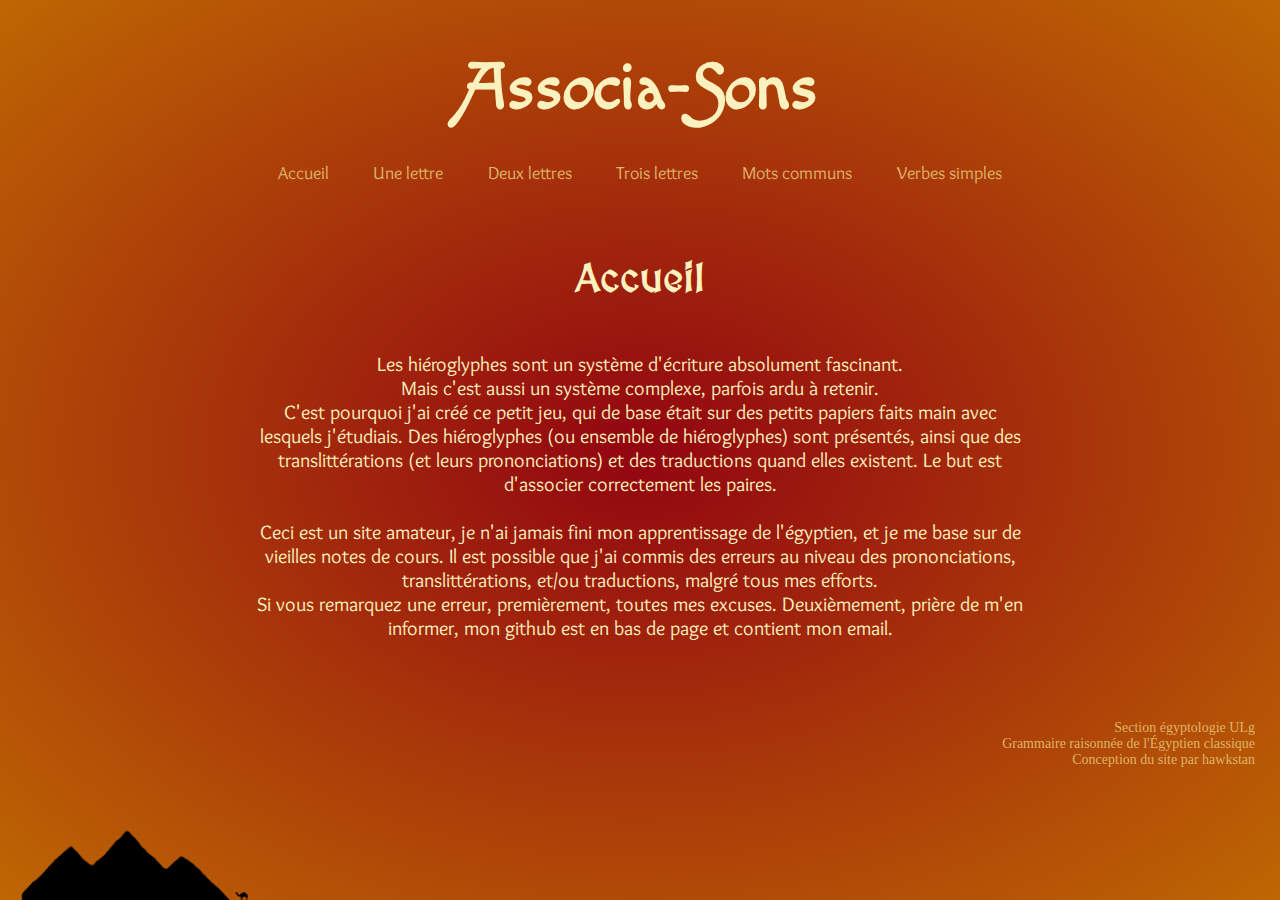
<file: html/index.html>
<!DOCTYPE html>
<html lang="fr">
<head>
    <meta charset="UTF-8">
    <meta name="viewport" content="width=device-width, initial-scale=1.0">
    <title>Jeu de mémoire</title>
    <link rel="stylesheet" href="../styles/style.css">
    <script src="../scripts/burger.js"></script>
</head>
<body>
    <header>
        <h1>Associa-Sons</h1>
        <div class="burgerMenu">
            <button class="burgerToggle" onclick="toggleMenu(btn)">
                <div class="barTop"></div>
                <div class="barMid"></div>
                <div class="barBot"></div>
            </button>
            <nav>
                <ul>
                    <li><a href="index.html">Accueil</a></li>
                    <li><a href="one.html">Une lettre</a></li>
                    <li><a href="two.html">Deux lettres</a></li>
                    <li><a href="three.html">Trois lettres</a></li>
                    <li><a href="words.html">Mots communs</a></li>
                    <li><a href="verbs.html">Verbes simples</a></li>
                </ul>
            </nav>
        </div>
    </header>
    <main>
        <h3>Accueil</h3>
        <p class="home">
            Les hiéroglyphes sont un système d'écriture absolument fascinant.<br/>
            Mais c'est aussi un système complexe, parfois ardu à retenir.<br/>
            C'est pourquoi j'ai créé ce petit jeu, qui de base était sur des petits papiers faits main avec lesquels j'étudiais.
            Des hiéroglyphes (ou ensemble de hiéroglyphes) sont présentés, ainsi que des translittérations (et leurs prononciations) et des traductions quand elles existent.
            Le but est d'associer correctement les paires.<br/>
            <br/>
            Ceci est un site amateur, je n'ai jamais fini mon apprentissage de l'égyptien, et je me base sur de vieilles notes de cours. 
            Il est possible que j'ai commis des erreurs au niveau des prononciations, translittérations, et/ou traductions, malgré tous mes efforts.<br/>
            Si vous remarquez une erreur, premièrement, toutes mes excuses. Deuxièmement, prière de m'en informer, mon github est en bas de page et contient mon email.
        </p>
    </main>
    <footer>
        <div class="infos">
            <ul>
                <li><a href="http://www.egypto.ulg.ac.be/">Section égyptologie ULg</a></li>
                <li><a href="https://www.academia.edu/4461858/Grammaire_raisonn%C3%A9e_de_l%C3%A9gyptien_classique">Grammaire raisonnée de l'Égyptien classique</a></li>
                <li>Conception du site par <a href="https://github.com/hawkstan">hawkstan</a></li>
            </ul>
        </div>
        <div class="pyramids">
            <img src="../styles/pyramids.png" alt="silhouette des pyramides" />
        </div>
        <div class="camel">
            <a href="https://www.youtube.com/watch?v=NLMRCwefBug" target="blank" >
                <img src="../styles/camel.png" alt="silhouette d'un chameau" />
            </a>
        </div>
    </footer>
</body>
</html>
</file>
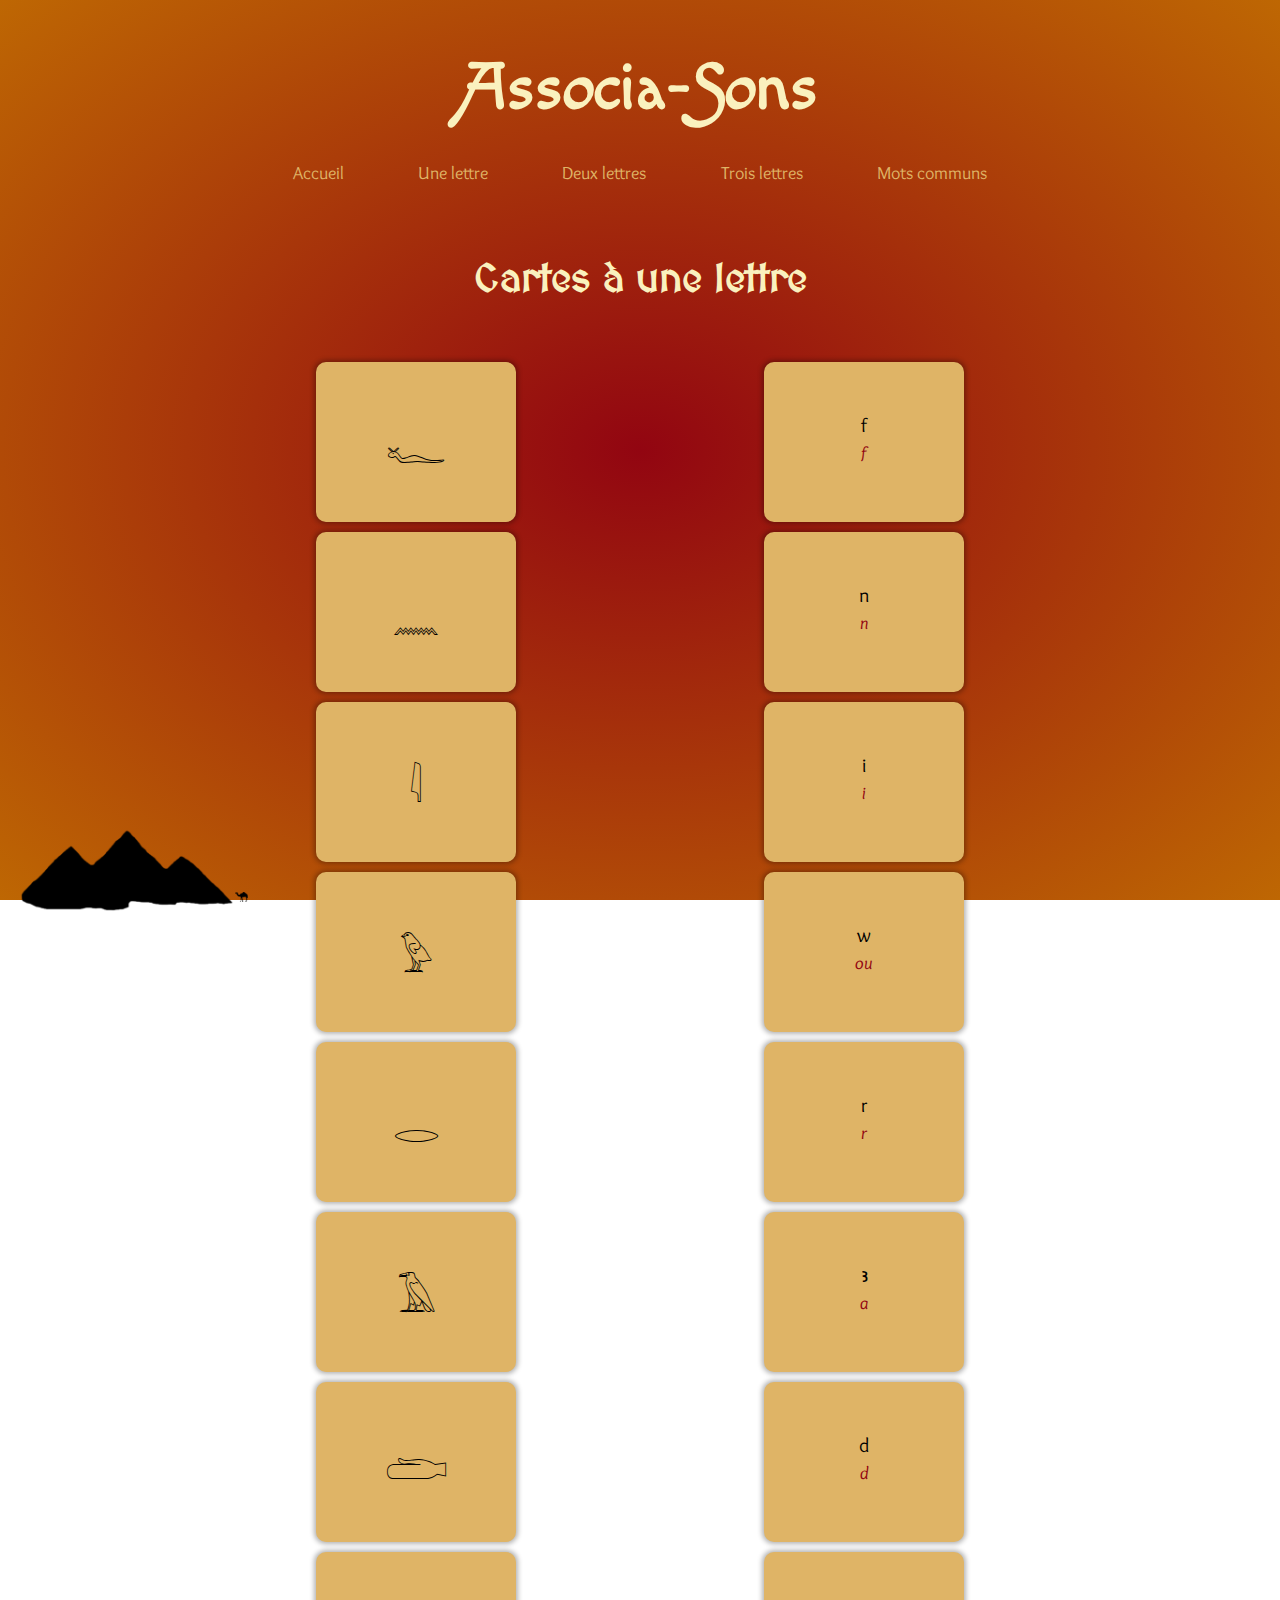
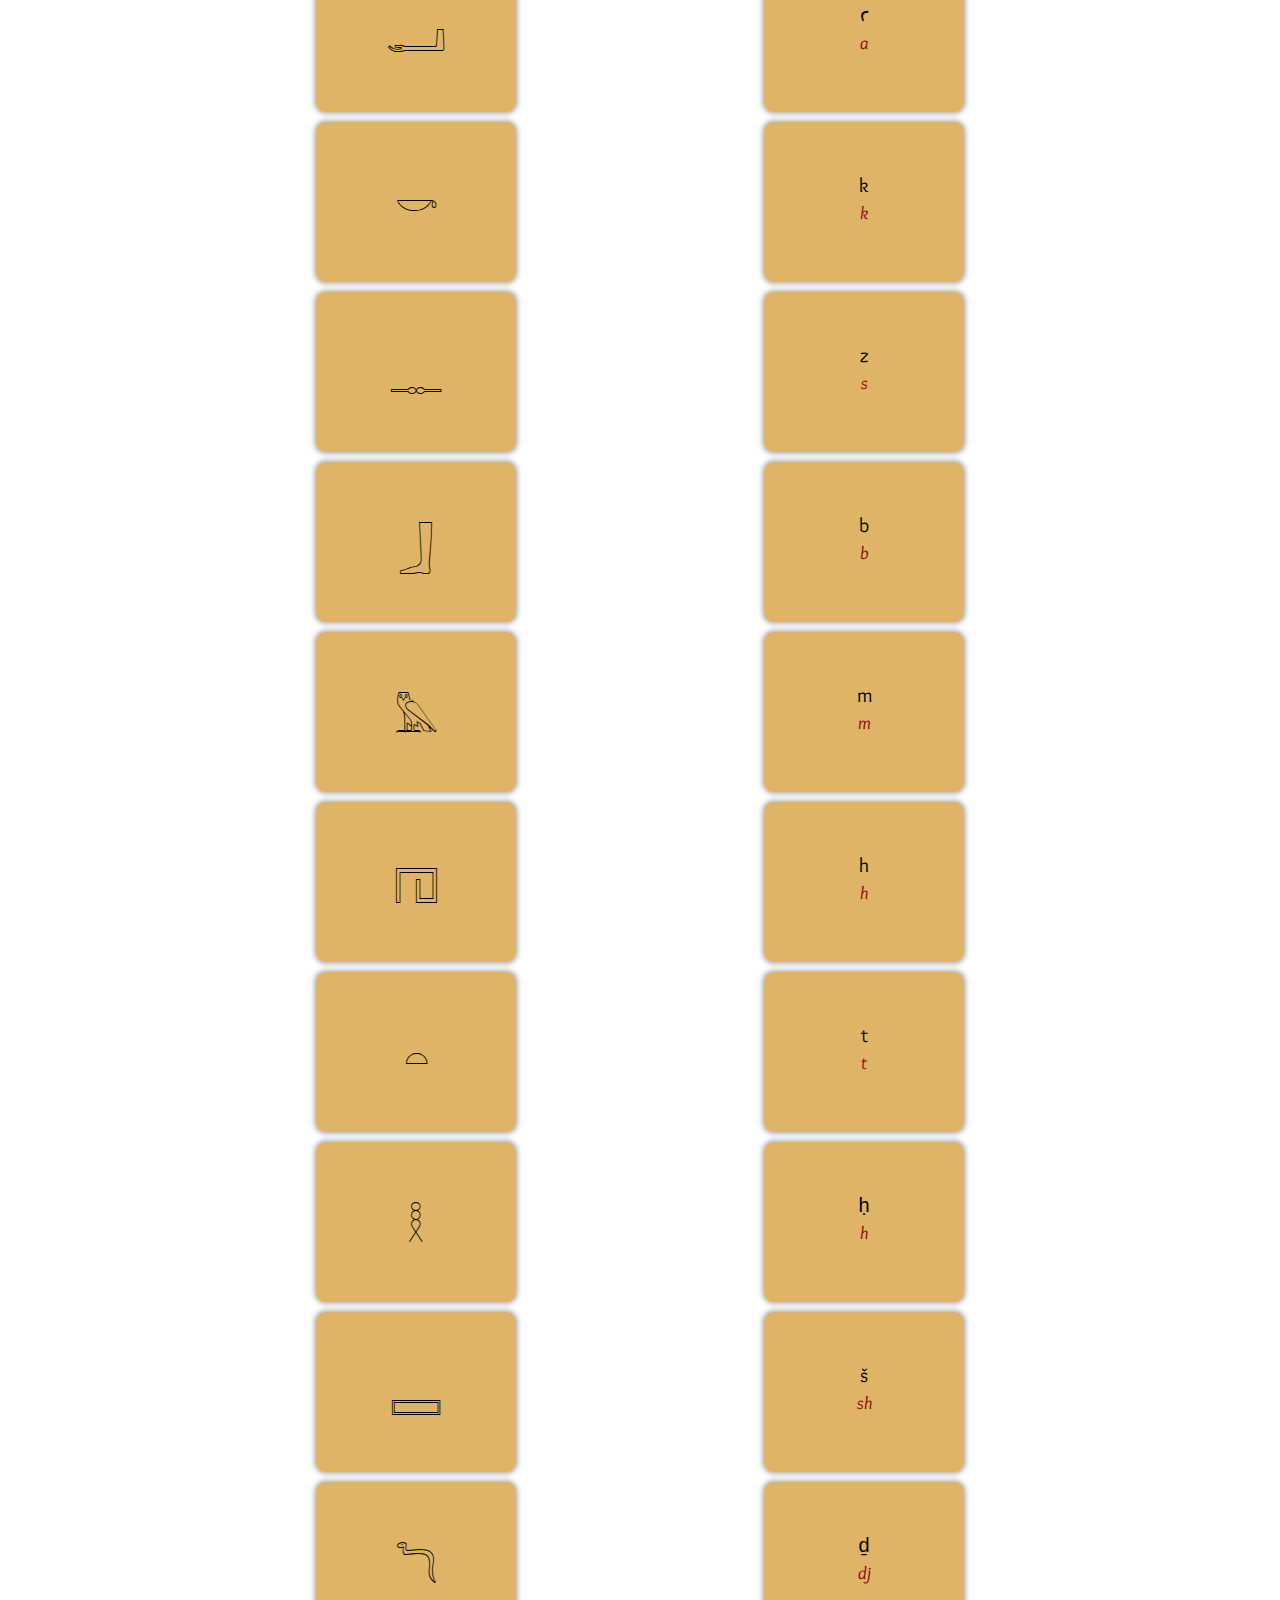
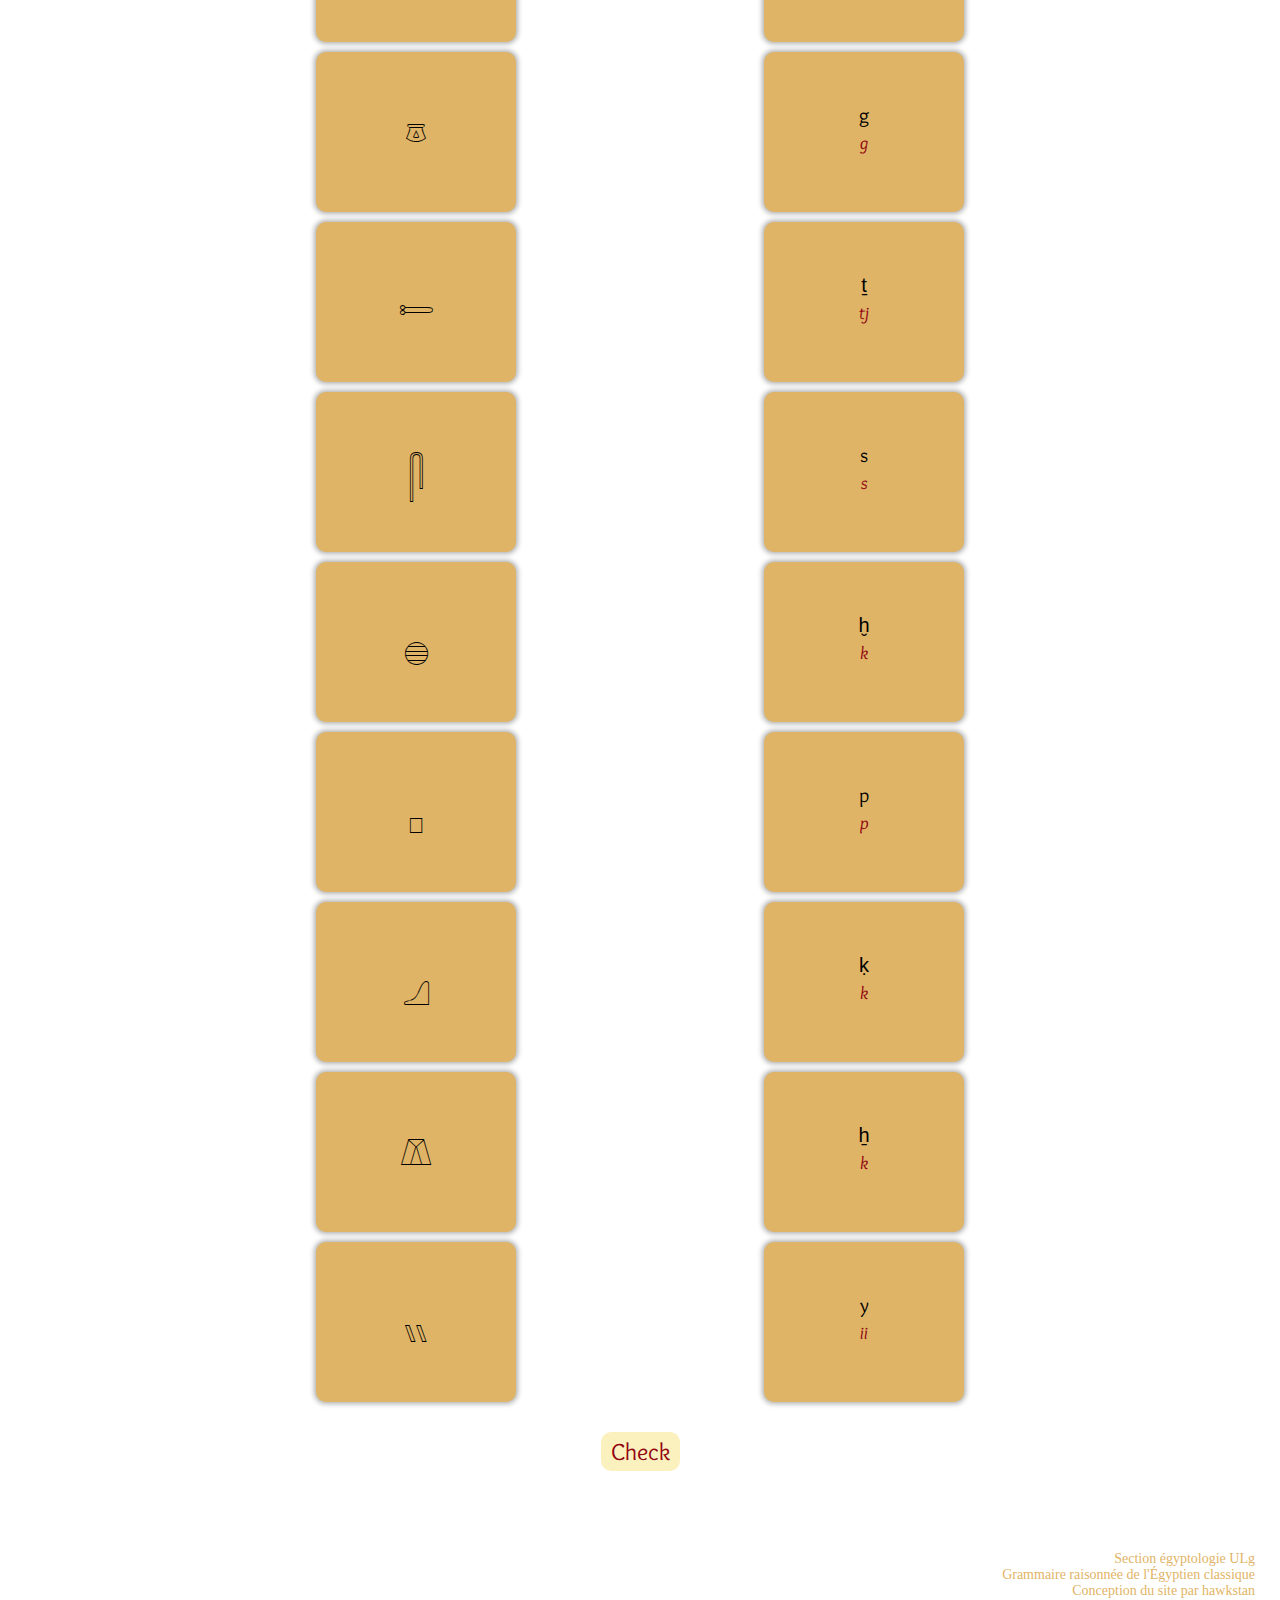
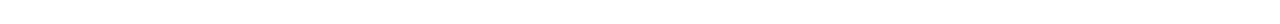
<file: html/one.html>
<!DOCTYPE html>
<html lang="fr">
<head>
    <meta charset="UTF-8">
    <meta name="viewport" content="width=device-width, initial-scale=1.0">
    <title>Jeu de mémoire</title>
    <link rel="stylesheet" href="../styles/style.css">
    <script type="module" src="../scripts/game.js" defer></script>
</head>
<body data-category="one">
    <header>
        <h1>Associa-Sons</h1>
        <nav>
            <ul>
                <li><a href="index.html">Accueil</a></li>
                <li><a href="one.html">Une lettre</a></li>
                <li><a href="two.html">Deux lettres</a></li>
                <li><a href="three.html">Trois lettres</a></li>
                <li><a href="words.html">Mots communs</a></li>
            </ul>
        </nav>
    </header>
    <main>
        <h3>Cartes à une lettre</h3>
        <div class="gameContainer" id="gameContainer">
            <div class="column" id="glyphColumn"></div>
            <div class="column" id="soundColumn"></div>
        </div>
        <button class="checkButton" onclick="checkPairs()">Check</button>
    </main>
    <footer>
        <div class="infos">
            <ul>
                <li><a href="http://www.egypto.ulg.ac.be/">Section égyptologie ULg</a></li>
                <li><a href="https://www.academia.edu/4461858/Grammaire_raisonn%C3%A9e_de_l%C3%A9gyptien_classique">Grammaire raisonnée de l'Égyptien classique</a></li>
                <li>Conception du site par <a href="https://github.com/hawkstan">hawkstan</a></li>
            </ul>
        </div>
        <div class="pyramids">
            <img src="../styles/pyramids.png" alt="silhouette des pyramides" />
        </div>
        <div class="camel">
            <a href="https://www.youtube.com/watch?v=4kvroKeu4DQ&t=0s" target="blank" >
                <img src="../styles/camel.png" alt="silhouette d'un chameau" />
            </a>
        </div>
    </footer>
</body>
</html>
</file>
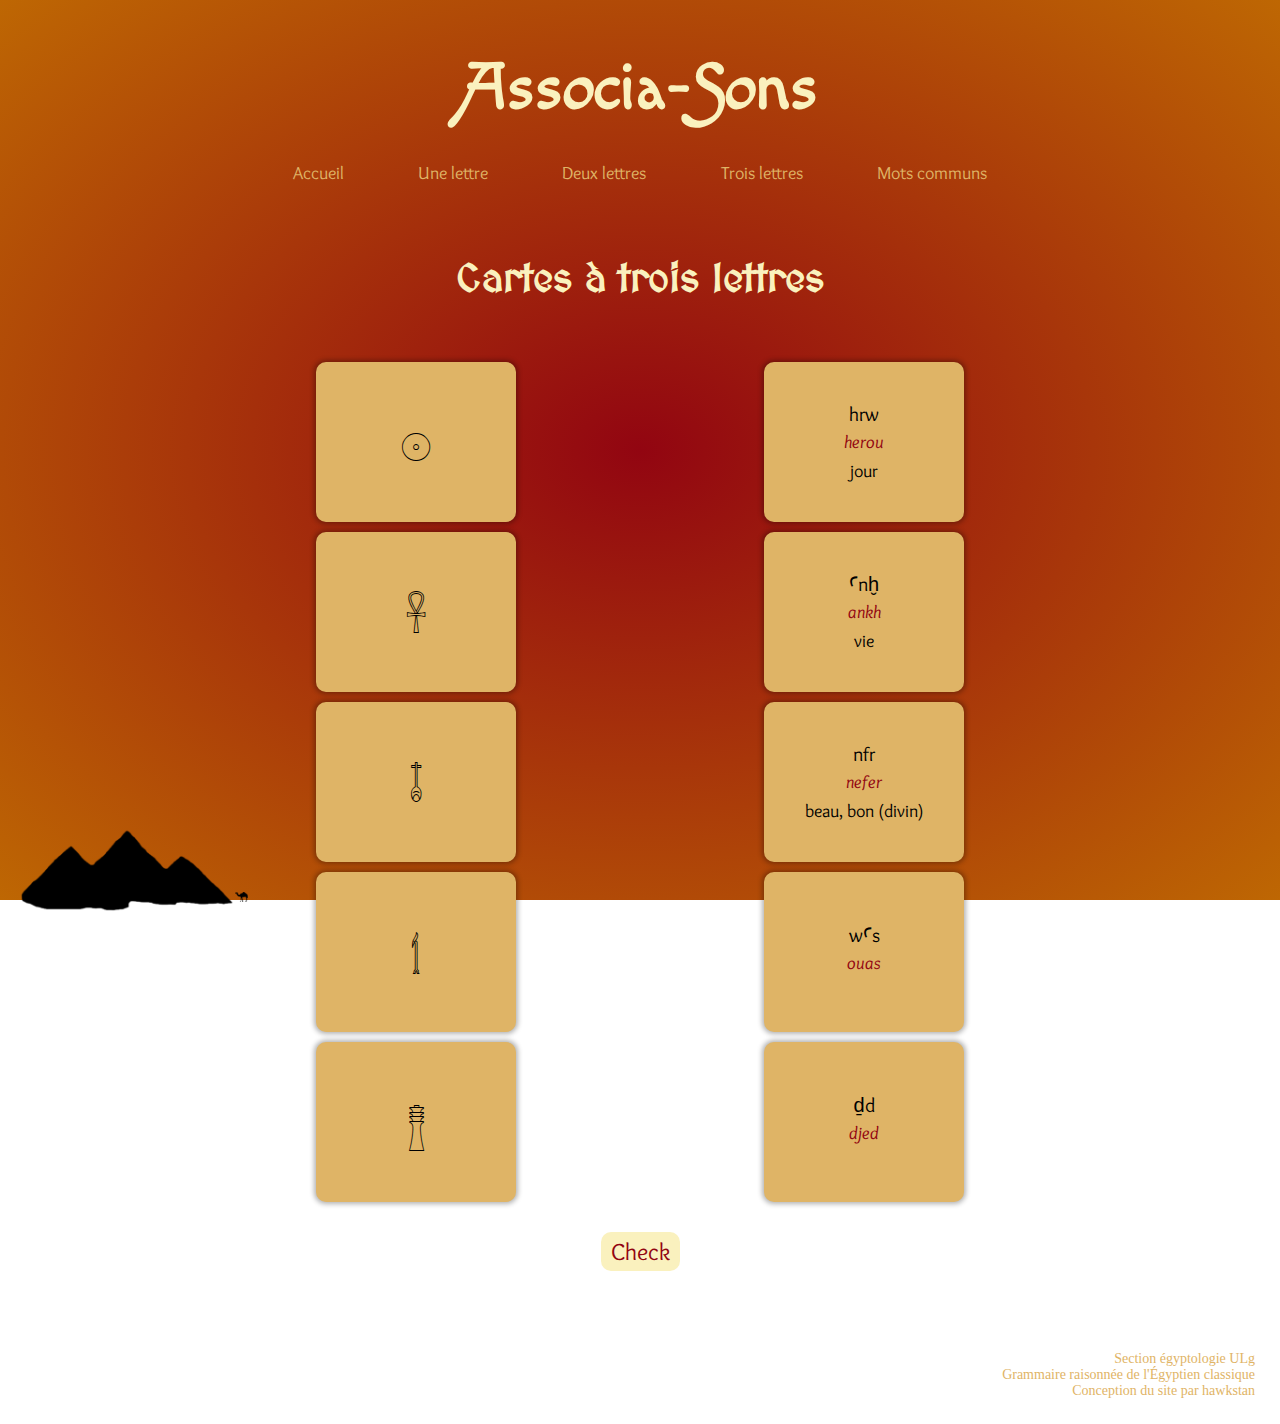
<file: html/three.html>
<!DOCTYPE html>
<html lang="fr">
<head>
    <meta charset="UTF-8">
    <meta name="viewport" content="width=device-width, initial-scale=1.0">
    <title>Jeu de mémoire</title>
    <link rel="stylesheet" href="../styles/style.css">
    <script type="module" src="../scripts/game.js" defer></script>
</head>
<body data-category="three">
    <header>
        <h1>Associa-Sons</h1>
        <nav>
            <ul>
                <li><a href="index.html">Accueil</a></li>
                <li><a href="one.html">Une lettre</a></li>
                <li><a href="two.html">Deux lettres</a></li>
                <li><a href="three.html">Trois lettres</a></li>
                <li><a href="words.html">Mots communs</a></li>
            </ul>
        </nav>
    </header>
    <main>
        <h3>Cartes à trois lettres</h3>
        <div class="gameContainer" id="gameContainer">
            <div class="column" id="glyphColumn"></div>
            <div class="column" id="soundColumn"></div>
        </div>
        <button class="checkButton" onclick="checkPairs()">Check</button>
    </main>
    <footer>
        <div class="infos">
            <ul>
                <li><a href="http://www.egypto.ulg.ac.be/">Section égyptologie ULg</a></li>
                <li><a href="https://www.academia.edu/4461858/Grammaire_raisonn%C3%A9e_de_l%C3%A9gyptien_classique">Grammaire raisonnée de l'Égyptien classique</a></li>
                <li>Conception du site par <a href="https://github.com/hawkstan">hawkstan</a></li>
            </ul>
        </div>
        <div class="pyramids">
            <img src="../styles/pyramids.png" alt="silhouette des pyramides" />
        </div>
        <div class="camel">
            <a href="https://www.youtube.com/watch?v=4kvroKeu4DQ&t=0s" target="blank" >
                <img src="../styles/camel.png" alt="silhouette d'un chameau" />
            </a>
        </div>
    </footer>
</body>
</html>
</file>
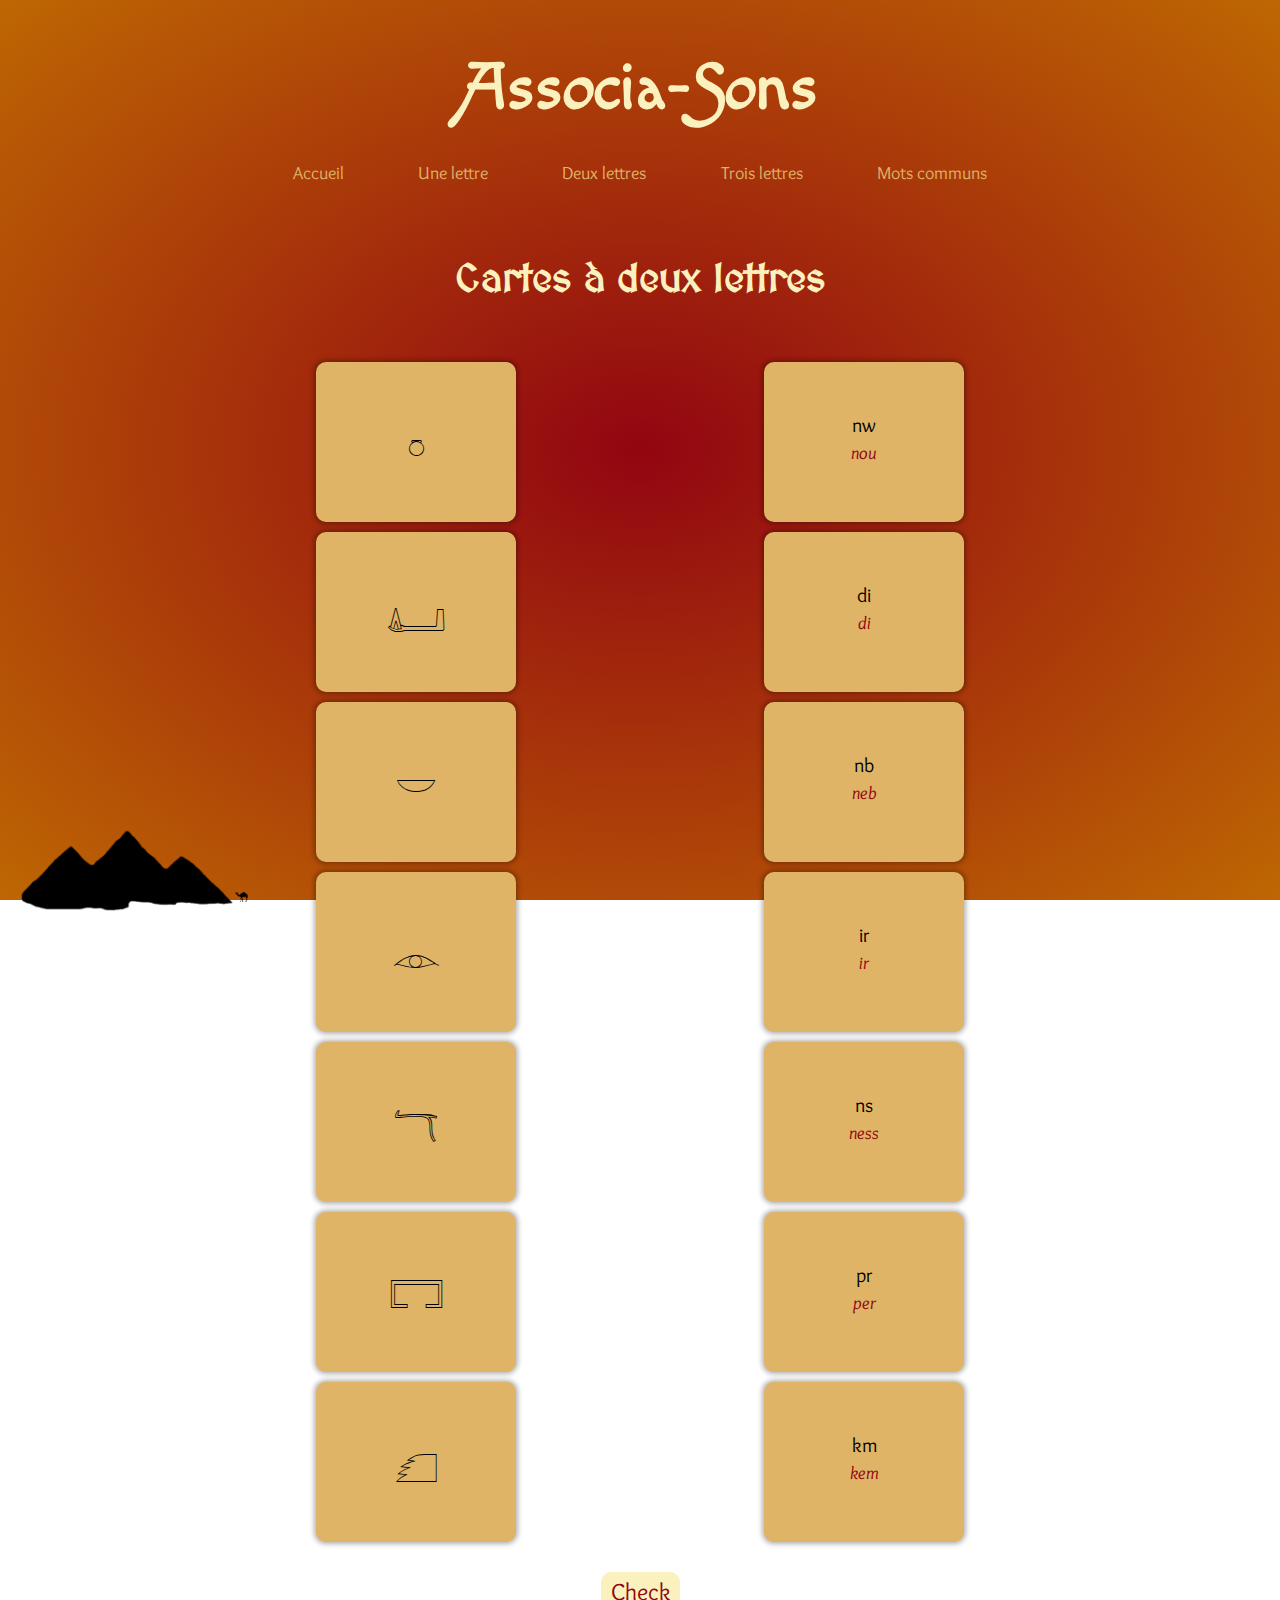
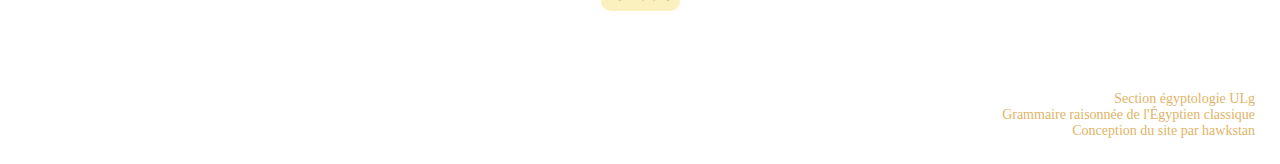
<file: html/two.html>
<!DOCTYPE html>
<html lang="fr">
<head>
    <meta charset="UTF-8">
    <meta name="viewport" content="width=device-width, initial-scale=1.0">
    <title>Jeu de mémoire</title>
    <link rel="stylesheet" href="../styles/style.css">
    <script type="module" src="../scripts/game.js" defer></script>
</head>
<body data-category="two">
    <header>
        <h1>Associa-Sons</h1>
        <nav>
            <ul>
                <li><a href="index.html">Accueil</a></li>
                <li><a href="one.html">Une lettre</a></li>
                <li><a href="two.html">Deux lettres</a></li>
                <li><a href="three.html">Trois lettres</a></li>
                <li><a href="words.html">Mots communs</a></li>
            </ul>
        </nav>
    </header>
    <main>
        <h3>Cartes à deux lettres</h3>
        <div class="gameContainer" id="gameContainer">
            <div class="column" id="glyphColumn"></div>
            <div class="column" id="soundColumn"></div>
        </div>
        <button class="checkButton" onclick="checkPairs()">Check</button>
    </main>
    <footer>
        <div class="infos">
            <ul>
                <li><a href="http://www.egypto.ulg.ac.be/">Section égyptologie ULg</a></li>
                <li><a href="https://www.academia.edu/4461858/Grammaire_raisonn%C3%A9e_de_l%C3%A9gyptien_classique">Grammaire raisonnée de l'Égyptien classique</a></li>
                <li>Conception du site par <a href="https://github.com/hawkstan">hawkstan</a></li>
            </ul>
        </div>
        <div class="pyramids">
            <img src="../styles/pyramids.png" alt="silhouette des pyramides" />
        </div>
        <div class="camel">
            <a href="https://www.youtube.com/watch?v=4kvroKeu4DQ&t=0s" target="blank" >
                <img src="../styles/camel.png" alt="silhouette d'un chameau" />
            </a>
        </div>
    </footer>
</body>
</html>
</file>
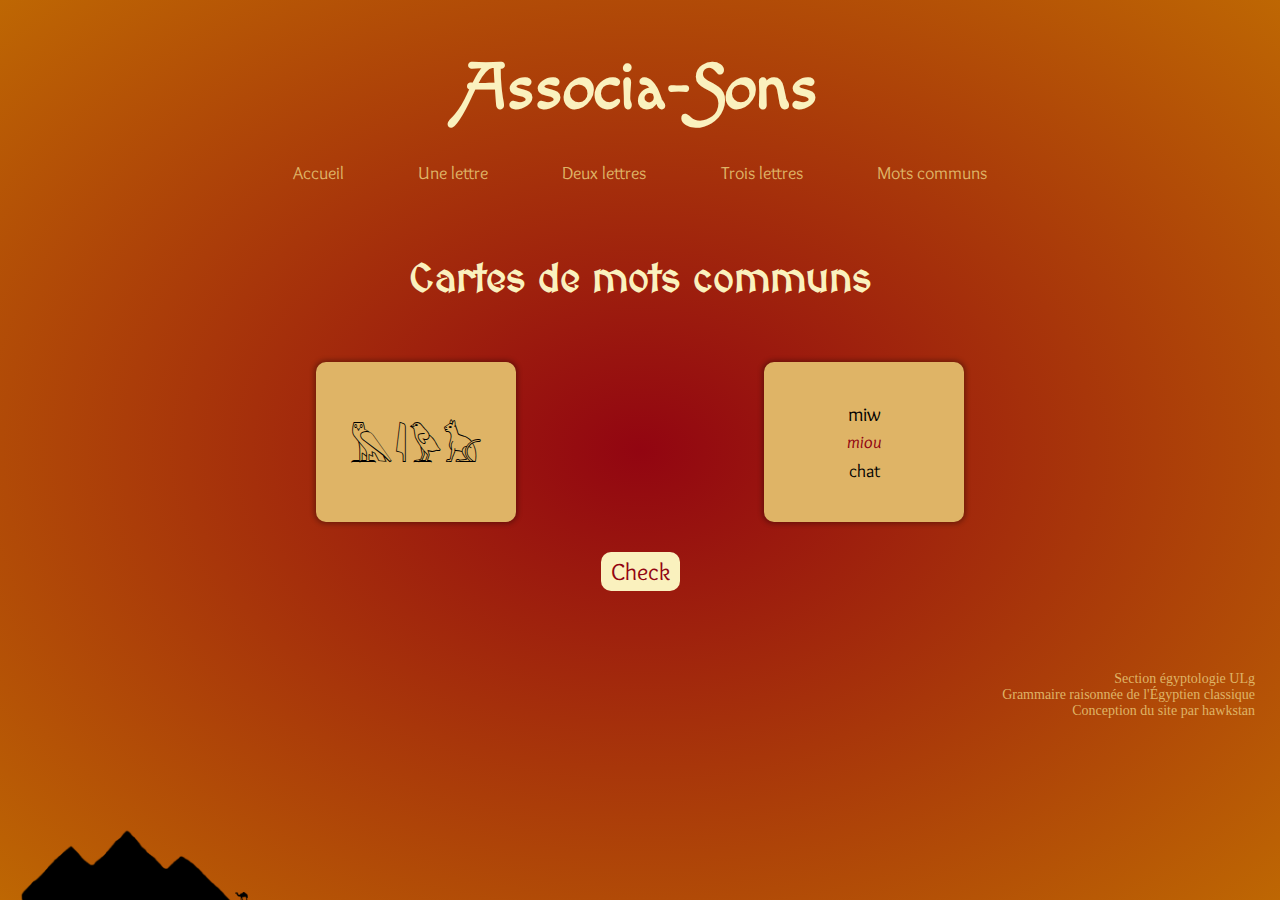
<file: html/words.html>
<!DOCTYPE html>
<html lang="fr">
<head>
    <meta charset="UTF-8">
    <meta name="viewport" content="width=device-width, initial-scale=1.0">
    <title>Jeu de mémoire</title>
    <link rel="stylesheet" href="../styles/style.css">
    <script type="module" src="../scripts/game.js" defer></script>
</head>
<body data-category="words">
    <header>
        <h1>Associa-Sons</h1>
        <nav>
            <ul>
                <li><a href="index.html">Accueil</a></li>
                <li><a href="one.html">Une lettre</a></li>
                <li><a href="two.html">Deux lettres</a></li>
                <li><a href="three.html">Trois lettres</a></li>
                <li><a href="words.html">Mots communs</a></li>
            </ul>
        </nav>
    </header>
    <main>
        <h3>Cartes de mots communs</h3>
        <!-- <p class="home">Liste absolument non exhaustive, ceci est certains des mots des listes de vocabulaire que j'ai reçues durant mes premières années de cours.</p> -->
        <div class="gameContainer" id="gameContainer">
            <div class="column" id="glyphColumn"></div>
            <div class="column" id="soundColumn"></div>
        </div>
        <button class="checkButton" onclick="checkPairs()">Check</button>
    </main>
    <footer>
        <div class="infos">
            <ul>
                <li><a href="http://www.egypto.ulg.ac.be/">Section égyptologie ULg</a></li>
                <li><a href="https://www.academia.edu/4461858/Grammaire_raisonn%C3%A9e_de_l%C3%A9gyptien_classique">Grammaire raisonnée de l'Égyptien classique</a></li>
                <li>Conception du site par <a href="https://github.com/hawkstan">hawkstan</a></li>
            </ul>
        </div>
        <div class="pyramids">
            <img src="../styles/pyramids.png" alt="silhouette des pyramides" />
        </div>
        <div class="camel">
            <a href="https://www.youtube.com/watch?v=4kvroKeu4DQ&t=0s" target="blank" >
                <img src="../styles/camel.png" alt="silhouette d'un chameau" />
            </a>
        </div>
    </footer>
</body>
</html>
</file>
<file: styles/style.css>
@import url('https://fonts.googleapis.com/css2?family=Macondo+Swash+Caps&family=MedievalSharp&family=Overlock:ital,wght@0,400;0,700;0,900;1,400;1,700;1,900&family=Noto+Sans+Egyptian+Hieroglyphs&display=swap');

* {
    box-sizing: border-box;
    padding: 0px;
    margin: 0px;
}
html {
    font-size: 62.5%;
}
body {
    text-align: center;
    background: #920511; /* Old browsers */
    background: -moz-radial-gradient(center, ellipse cover,  #920511 0%, #be6703 100%); /* FF3.6+ */
    background: -webkit-gradient(radial, center center, 0px, center center, 100%, color-stop(0%,#920511), color-stop(100%,#be6703)); /* Chrome,Safari4+ */
    background: -webkit-radial-gradient(center, ellipse cover,  #920511 0%,#be6703 100%); /* Chrome10+,Safari5.1+ */
    background: -o-radial-gradient(center, ellipse cover,  #920511 0%,#be6703 100%); /* Opera 12+ */
    background: -ms-radial-gradient(center, ellipse cover,  #920511 0%,#be6703 100%); /* IE10+ */
    background: radial-gradient(ellipse at center,  #920511 0%,#be6703 100%); /* W3C */
    filter: progid:DXImageTransform.Microsoft.gradient( startColorstr='#920511', endColorstr='#be6703',GradientType=1 ); /* IE6-9 fallback on horizontal gradient */
    background-repeat: no-repeat;
    background-attachment: fixed;
    color: rgb(250, 241, 190);
    -webkit-user-select: none; /* Safari */        
    -moz-user-select: none; /* Firefox */
    -ms-user-select: none; /* IE10+/Edge */
    user-select: none; /* Standard */
}
h1 {
    font-family: 'Macondo Swash Caps', cursive;
}
h3{
    font-family: 'MedievalSharp', cursive;
}
a {
    text-decoration: none;
    color: rgb(223, 180, 102);
}
ul {
    list-style: none;
}
@media screen and (max-width: 699px){
    h1{
        font-size: 4.6rem;
    }
    h3{
        font-size: 2.2rem;
        margin-bottom: 3rem;
    }
    p{
        font-size: 1.5rem;
    }
}
@media screen and (min-width: 700px){
    h1{
        font-size: 6.5rem;
    }
    h3{
        font-size: 4rem;
        margin-bottom: 5rem;
    }
    p{
        font-size: 2rem;
    }
    a:hover{
        color: rgb(255, 221, 0);
    }
}

header nav{
    font-family: 'Overlock', sans-serif;
}
@media screen and (max-width: 699px) {
    header{
        padding-top: 2.5rem;
    }
    header nav{
        display: none;
    }
    .burgerToggle {
        background: none;
        border: none;
        padding: 3rem;
        cursor: pointer;
    }
    .barTop, .barMid {
        background-color: rgb(223, 180, 102);
        height: 0.8rem;
        width: 5rem;
        margin: 0.5rem auto;
        border-radius: 5rem;
    }
    .barBot{
        background-color: rgb(223, 180, 102);
        height: 0.8rem;
        width: 3rem;
        margin-left: 40%;
        border-radius: 5rem;
    }
    .burgerMenu.open {
        width: fit-content;
        background-color: rgb(250, 241, 190);
    }
    .burgerMenu.open .burgerToggle{
        position: relative;
        left: 7rem;
    }
    .burgerMenu.open .barTop{
        height: 0.9rem;
        background-color: #920511;
        transform: rotate(-45deg);
        transition-duration: 0.4s;
        translate: 0 0.65rem;
    }
    .burgerMenu.open .barMid{
        height: 0.9rem;
        background-color: #920511;
        transform: rotate(45deg);
        transition-duration: 0.4s;
        translate: 0 -0.65rem;
    }
    .burgerMenu.open .barBot{
        display: none;
    }
    header .burgerMenu.open nav{
        display: block;
        text-align: center;
    }
    header .burgerMenu.open nav li{
        padding: 1rem;
        border: 0.2rem solid #920511;
    }
    .burgerMenu{
        z-index: 15;
        width: fit-content;
        position: absolute;
        top: 0;
        right: 0;
    }
}
@media screen and (min-width: 700px) {
    .burgerToggle{
        display: none;
    }
    header{
        padding-top: 5rem;
        padding-bottom: 2rem;
    }
    header nav{
        padding-top: 3.5rem;
        font-size: 1.8rem;
        width: 60%;
        margin: auto;
    }
    header nav ul{
        display: flex;
        justify-content: space-around;
    }
    header li a:hover{
        font-weight: 700;
    }
}

main{
    padding-top: 5rem;
    padding-bottom: 5rem;
    font-family: 'Overlock', sans-serif;
}
.home{
    width: 60%;
    margin: auto;
}
.gameContainer{
    margin: auto;
    width: 70%;
    display: flex;
    justify-content: space-around;
}
.tile{
    height: 16rem;
    width: 20rem;
    background-color: rgb(223, 180, 102);
    color: black;
    border-radius: 1rem;
    position: relative;
    display: flex;
    justify-content: center;
    align-items: center;
    box-shadow: 0 0 5px 2px rgba(0, 0, 0, .3);
    margin: 1rem;
}
.glyph{
    font-family: 'Noto Sans Egyptian Hieroglyphs';
    font-size: 4rem;
}
.infoTile{
    font-size: 2.8rem;
    flex-flow: column;
}
.sound, .trad{
    font-size: 1.8rem;
    margin-top: 0.5rem;
}
.sound{
    color: #920511;
    font-style: italic;
    margin-bottom: 0.2rem;
}
.checkButton{
    font-family: inherit;
    font-size: 2.4rem;
    color: #920511;
    background-color: rgb(250, 241, 190);
    border: none;
    border-radius: 10px;
    padding: 0.5rem 1rem;
    margin-top: 2rem;
}
.tile.selected{
    background-color: rgb(205, 223, 102);
}
.tile.paired{
    background-color: rgb(194, 169, 125);
    border: 5px solid rgba(0, 0, 0, .3);
    pointer-events: none;
}

footer {
    padding-bottom: 2.5rem;
    font-size: 1.4rem;
    padding-top: 3rem;
    color: rgb(223, 180, 102);
}
footer img{
    filter: brightness(0);
}
.pyramids{
    position: fixed;
    left: 1.7rem;
    bottom: -1.8rem;
}
.pyramids img {
    height: 9rem;
}
.camel {
    position: fixed;
    left: 23.5rem;
    bottom: -0.6rem;
}
.camel img {
    height: 1rem;
}
.camel img:hover{
    filter: invert(97%) sepia(37%) saturate(5687%) hue-rotate(353deg) brightness(109%) contrast(106%);
}
.infos{
    padding-right: 2.5rem;
    text-align: end;
}
</file>
